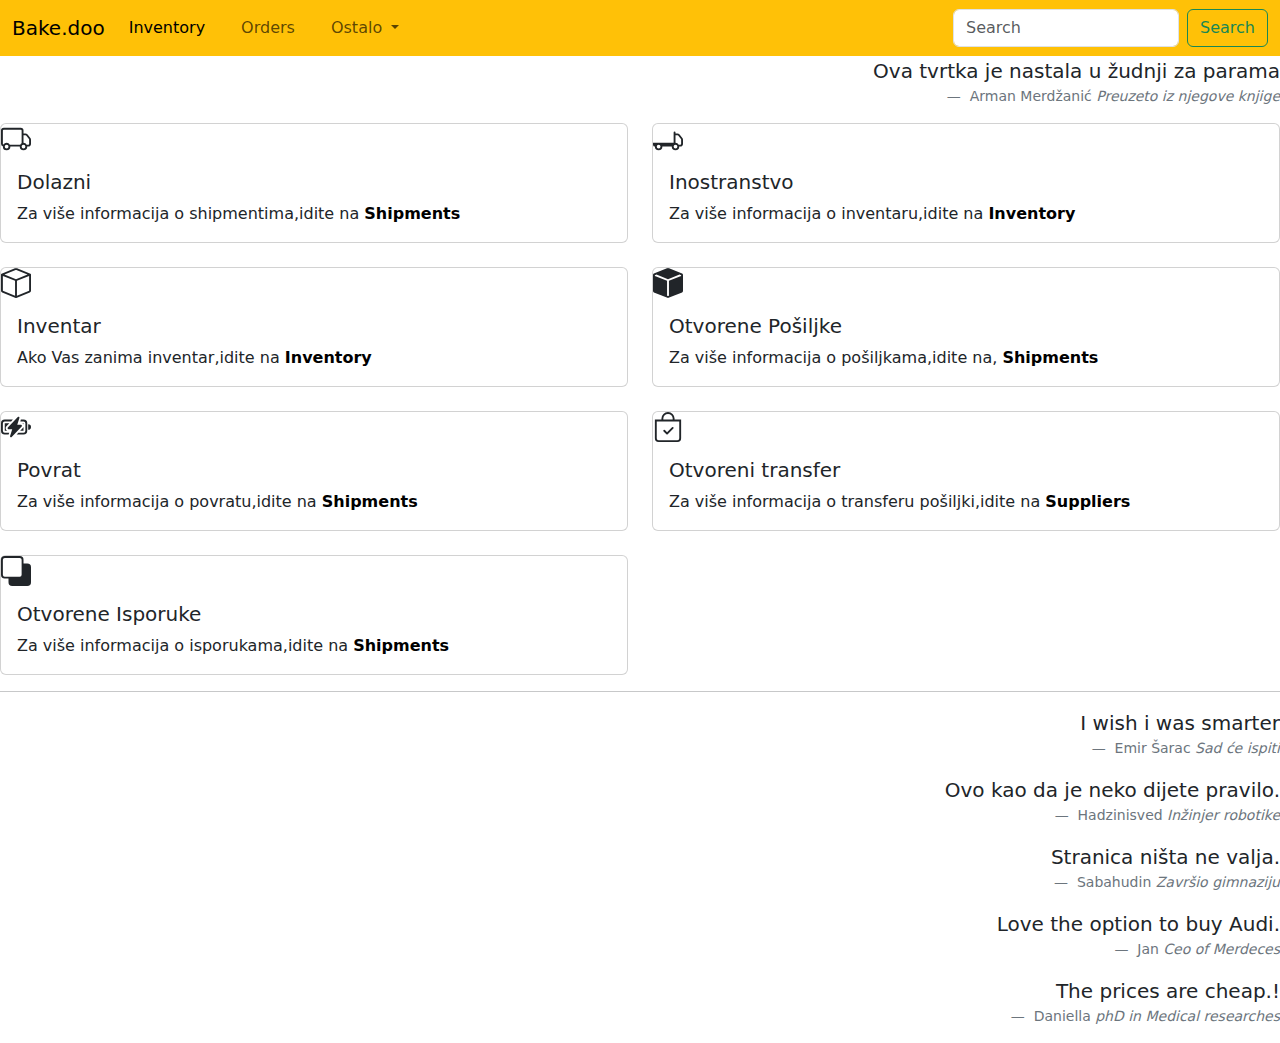
<file: html/index.html>
<!DOCTYPE html>
<html lang="en">
  <head>
    <meta charset="UTF-8" />
    <meta name="viewport" content="width=device-width, initial-scale=1.0" />
    <title>Skladište Vozila</title>
    <link rel="stylesheet" href="/style.css">
    <link
      href="https://cdn.jsdelivr.net/npm/bootstrap@5.3.3/dist/css/bootstrap.min.css"
      rel="stylesheet"
      integrity="sha384-QWTKZyjpPEjISv5WaRU9OFeRpok6YctnYmDr5pNlyT2bRjXh0JMhjY6hW+ALEwIH"
      crossorigin="anonymous"
    />
    <script
      src="https://cdn.jsdelivr.net/npm/bootstrap@5.3.3/dist/js/bootstrap.bundle.min.js"
      integrity="sha384-YvpcrYf0tY3lHB60NNkmXc5s9fDVZLESaAA55NDzOxhy9GkcIdslK1eN7N6jIeHz"
      crossorigin="anonymous"
    ></script>
  </head>
  <body>
    <header>
      <nav class="navbar navbar-expand-lg bg-warning">
        <div class="container-fluid">
          <a class="navbar-brand" href="/html/index.html">Bake.doo</a>
          <button
            class="navbar-toggler"
            type="button"
            data-bs-toggle="collapse"
            data-bs-target="#navbarSupportedContent"
            aria-controls="navbarSupportedContent"
            aria-expanded="false"
            aria-label="Toggle navigation"
          >
            <span class="navbar-toggler-icon"></span>
          </button>
          <div class="collapse navbar-collapse" id="navbarSupportedContent">
            <ul class="navbar-nav me-auto mb-2 mb-lg-0">
              <li class="nav-item">
                <a
                  class="nav-link active"
                  aria-current="page"
                  href="/html/inventory.html"
                  >Inventory</a
                >
              </li>
              <li class="nav-item">
                <a class="nav-link" href="/html/orders.html">Orders</a>
              </li>
              <li class="nav-item dropdown">
                <a
                  class="nav-link dropdown-toggle"
                  href="#"
                  role="button"
                  data-bs-toggle="dropdown"
                  aria-expanded="false"
                >
                  Ostalo
                </a>
                <ul class="dropdown-menu">
                  <li>
                    <a class="dropdown-item" href="/html/shipments.html"
                      >Shipments</a
                    >
                  </li>
                  <li>
                    <a class="dropdown-item" href="/html/suppliers.html"
                      >Suppliers</a
                    >
                  </li>
                  <li><hr class="dropdown-divider" /></li>
                  <li>
                    <a class="dropdown-item" href="/html/about.html"
                      >About Us</a
                    >
                  </li>
                  <li>
                    <a class="dropdown-item" href="/html/prices.html"
                      >Prices</a
                    >
                  </li>
                </ul>
              </li>
            </ul>
            <form class="d-flex" role="search">
              <input
                class="form-control me-2"
                type="search"
                placeholder="Search"
                aria-label="Search"
              />
              <button class="btn btn-outline-success" type="submit">
                Search
              </button>
            </form>
          </div>
        </div>
      </nav>
    </header>
    <main>
      <figure class="text-end">
        <blockquote class="blockquote">
          <p>Ova tvrtka je nastala u žudnji za parama</p>
        </blockquote>
        <figcaption class="blockquote-footer">
          Arman Merdžanić
          <cite title="Source Title">Preuzeto iz njegove knjige</cite>
        </figcaption>
      </figure>
      <section class="kartica">
        <div class="row row-cols-1 row-cols-md-2 g-4">
          <div class="col">
            <div class="card">
              <svg
                xmlns="http://www.w3.org/2000/svg"
                width="30"
                height="30"
                fill="currentColor"
                class="bi bi-truck"
                viewBox="0 0 16 16"
              >
                <path
                  d="M0 3.5A1.5 1.5 0 0 1 1.5 2h9A1.5 1.5 0 0 1 12 3.5V5h1.02a1.5 1.5 0 0 1 1.17.563l1.481 1.85a1.5 1.5 0 0 1 .329.938V10.5a1.5 1.5 0 0 1-1.5 1.5H14a2 2 0 1 1-4 0H5a2 2 0 1 1-3.998-.085A1.5 1.5 0 0 1 0 10.5zm1.294 7.456A2 2 0 0 1 4.732 11h5.536a2 2 0 0 1 .732-.732V3.5a.5.5 0 0 0-.5-.5h-9a.5.5 0 0 0-.5.5v7a.5.5 0 0 0 .294.456M12 10a2 2 0 0 1 1.732 1h.768a.5.5 0 0 0 .5-.5V8.35a.5.5 0 0 0-.11-.312l-1.48-1.85A.5.5 0 0 0 13.02 6H12zm-9 1a1 1 0 1 0 0 2 1 1 0 0 0 0-2m9 0a1 1 0 1 0 0 2 1 1 0 0 0 0-2"
                />
              </svg>
              <div class="card-body">
                <h5 class="card-title">Dolazni</h5>
                <p class="card-text">Za više informacija o shipmentima,idite na
                 <a class="href" href="/html/shipments.html">Shipments</a>
                </p>
              </div>
            </div>
          </div>
          <div class="col">
            <div class="card">
              <svg
                xmlns="http://www.w3.org/2000/svg"
                width="30"
                height="30"
                fill="currentColor"
                class="bi bi-truck-flatbed"
                viewBox="0 0 16 16"
              >
                <path
                  d="M11.5 4a.5.5 0 0 1 .5.5V5h1.02a1.5 1.5 0 0 1 1.17.563l1.481 1.85a1.5 1.5 0 0 1 .329.938V10.5a1.5 1.5 0 0 1-1.5 1.5H14a2 2 0 1 1-4 0H5a2 2 0 1 1-4 0 1 1 0 0 1-1-1v-1h11V4.5a.5.5 0 0 1 .5-.5M3 11a1 1 0 1 0 0 2 1 1 0 0 0 0-2m9 0a1 1 0 1 0 0 2 1 1 0 0 0 0-2m1.732 0h.768a.5.5 0 0 0 .5-.5V8.35a.5.5 0 0 0-.11-.312l-1.48-1.85A.5.5 0 0 0 13.02 6H12v4a2 2 0 0 1 1.732 1"
                />
              </svg>
              <div class="card-body">
                <h5 class="card-title">Inostranstvo</h5>
                <p class="card-text">Za više informacija o inventaru,idite na
                  <a class="href" href="/html/inventory.html">Inventory</a>
                </p>
              </div>
            </div>
          </div>
          <div class="col">
            <div class="card">
              <svg
                xmlns="http://www.w3.org/2000/svg"
                width="30"
                height="30"
                fill="currentColor"
                class="bi bi-box"
                viewBox="0 0 16 16"
              >
                <path
                  d="M8.186 1.113a.5.5 0 0 0-.372 0L1.846 3.5 8 5.961 14.154 3.5zM15 4.239l-6.5 2.6v7.922l6.5-2.6V4.24zM7.5 14.762V6.838L1 4.239v7.923zM7.443.184a1.5 1.5 0 0 1 1.114 0l7.129 2.852A.5.5 0 0 1 16 3.5v8.662a1 1 0 0 1-.629.928l-7.185 2.874a.5.5 0 0 1-.372 0L.63 13.09a1 1 0 0 1-.63-.928V3.5a.5.5 0 0 1 .314-.464z"
                />
              </svg>
              <div class="card-body">
                <h5 class="card-title">Inventar</h5>
                <p class="card-text">Ako Vas zanima inventar,idite na
                 <a class="href" href="/html/inventory.html">Inventory</a>
                </p>
              </div>
            </div>
          </div>
          <div class="col">
            <div class="card">
              <svg
                xmlns="http://www.w3.org/2000/svg"
                width="30"
                height="30"
                fill="currentColor"
                class="bi bi-box-fill"
                viewBox="0 0 16 16"
              >
                <path
                  fill-rule="evenodd"
                  d="M15.528 2.973a.75.75 0 0 1 .472.696v8.662a.75.75 0 0 1-.472.696l-7.25 2.9a.75.75 0 0 1-.557 0l-7.25-2.9A.75.75 0 0 1 0 12.331V3.669a.75.75 0 0 1 .471-.696L7.443.184l.004-.001.274-.11a.75.75 0 0 1 .558 0l.274.11.004.001zm-1.374.527L8 5.962 1.846 3.5 1 3.839v.4l6.5 2.6v7.922l.5.2.5-.2V6.84l6.5-2.6v-.4l-.846-.339Z"
                />
              </svg>
              <div class="card-body">
                <h5 class="card-title">Otvorene Pošiljke</h5>
                <p class="card-text">Za više informacija o pošiljkama,idite na,
                  <a class="href" href="/html/shipments.html">Shipments</a>
                </p>
              </div>
            </div>
          </div>
          <div class="col">
            <div class="card">
              <svg xmlns="http://www.w3.org/2000/svg"  width="30"
              height="30" fill="currentColor" class="bi bi-battery-charging" viewBox="0 0 16 16">
                <path d="M9.585 2.568a.5.5 0 0 1 .226.58L8.677 6.832h1.99a.5.5 0 0 1 .364.843l-5.334 5.667a.5.5 0 0 1-.842-.49L5.99 9.167H4a.5.5 0 0 1-.364-.843l5.333-5.667a.5.5 0 0 1 .616-.09z"/>
                <path d="M2 4h4.332l-.94 1H2a1 1 0 0 0-1 1v4a1 1 0 0 0 1 1h2.38l-.308 1H2a2 2 0 0 1-2-2V6a2 2 0 0 1 2-2"/>
                <path d="M2 6h2.45L2.908 7.639A1.5 1.5 0 0 0 3.313 10H2zm8.595-2-.308 1H12a1 1 0 0 1 1 1v4a1 1 0 0 1-1 1H9.276l-.942 1H12a2 2 0 0 0 2-2V6a2 2 0 0 0-2-2z"/>
                <path d="M12 10h-1.783l1.542-1.639q.146-.156.241-.34zm0-3.354V6h-.646a1.5 1.5 0 0 1 .646.646M16 8a1.5 1.5 0 0 1-1.5 1.5v-3A1.5 1.5 0 0 1 16 8"/>
              </svg>
              </svg>
              <div class="card-body">
                <h5 class="card-title">Povrat</h5>
                <p class="card-text">Za više informacija o povratu,idite na
                <a class="href" href="/html/shipments.html">Shipments</a>
                </p>
              </div>
            </div>
          </div>
          <div class="col">
            <div class="card">
              <svg xmlns="http://www.w3.org/2000/svg"   width="30"
              height="30" fill="currentColor" class="bi bi-bag-check" viewBox="0 0 16 16">
                <path fill-rule="evenodd" d="M10.854 8.146a.5.5 0 0 1 0 .708l-3 3a.5.5 0 0 1-.708 0l-1.5-1.5a.5.5 0 0 1 .708-.708L7.5 10.793l2.646-2.647a.5.5 0 0 1 .708 0"/>
                <path d="M8 1a2.5 2.5 0 0 1 2.5 2.5V4h-5v-.5A2.5 2.5 0 0 1 8 1m3.5 3v-.5a3.5 3.5 0 1 0-7 0V4H1v10a2 2 0 0 0 2 2h10a2 2 0 0 0 2-2V4zM2 5h12v9a1 1 0 0 1-1 1H3a1 1 0 0 1-1-1z"/>
              </svg>
              <div class="card-body">
                <h5 class="card-title">Otvoreni transfer</h5>
                <p class="card-text">Za više informacija o transferu pošiljki,idite na
                  <a class="href" href="/html/suppliers.html">Suppliers</a>
                </p>
              </div>
            </div>
          </div>
          <div class="col">
            <div class="card">
              <svg xmlns="http://www.w3.org/2000/svg"   width="30"
              height="30" fill="currentColor" class="bi bi-back" viewBox="0 0 16 16">
                <path d="M0 2a2 2 0 0 1 2-2h8a2 2 0 0 1 2 2v2h2a2 2 0 0 1 2 2v8a2 2 0 0 1-2 2H6a2 2 0 0 1-2-2v-2H2a2 2 0 0 1-2-2zm2-1a1 1 0 0 0-1 1v8a1 1 0 0 0 1 1h8a1 1 0 0 0 1-1V2a1 1 0 0 0-1-1z"/>
              </svg>
              <div class="card-body">
                <h5 class="card-title">Otvorene Isporuke</h5>
                <p class="card-text">Za više informacija o isporukama,idite na
                  <a class="href" href="/html/shipments.html">Shipments</a>
                </p>
              </div>
            </div>
          </div>
        </div>
      </section>
    </main>
    <hr>
    <figure class="text-end">
      <blockquote class="blockquote">
        <p>I wish i was smarter</p>
      </blockquote>
      <figcaption class="blockquote-footer">
        Emir Šarac
        <cite title="Source Title">Sad će ispiti</cite>
      </figcaption>
    </figure>
    <section class="user-exp">
      <section>
        <figure class="text-end">
            <blockquote class="blockquote">
              <p>Ovo kao da je neko dijete pravilo.</p>
            </blockquote>
            <figcaption class="blockquote-footer">
              Hadzinisved 
              <cite title="Source Title">Inžinjer robotike</cite>
            </figcaption>
          </figure>
    </section>
    <section>
      <figure class="text-end">
          <blockquote class="blockquote">
            <p>Stranica ništa ne valja.</p>
          </blockquote>
          <figcaption class="blockquote-footer">
          Sabahudin
            <cite title="Source Title">Završio gimnaziju</cite>
          </figcaption>
        </figure>
  </section>
  <section>
    <figure class="text-end">
        <blockquote class="blockquote">
          <p>Love the option to buy Audi.</p>
        </blockquote>
        <figcaption class="blockquote-footer">
          Jan
          <cite title="Source Title">Ceo of Merdeces</cite>
        </figcaption>
      </figure>
  </section>
  <section>
    <figure class="text-end">
        <blockquote class="blockquote">
          <p>The prices are cheap.!</p>
        </blockquote>
        <figcaption class="blockquote-footer">
         Daniella
          <cite title="Source Title">phD in Medical researches</cite>
        </figcaption>
      </figure>
  </section>
    </section>
  </body>
</html>
</file>
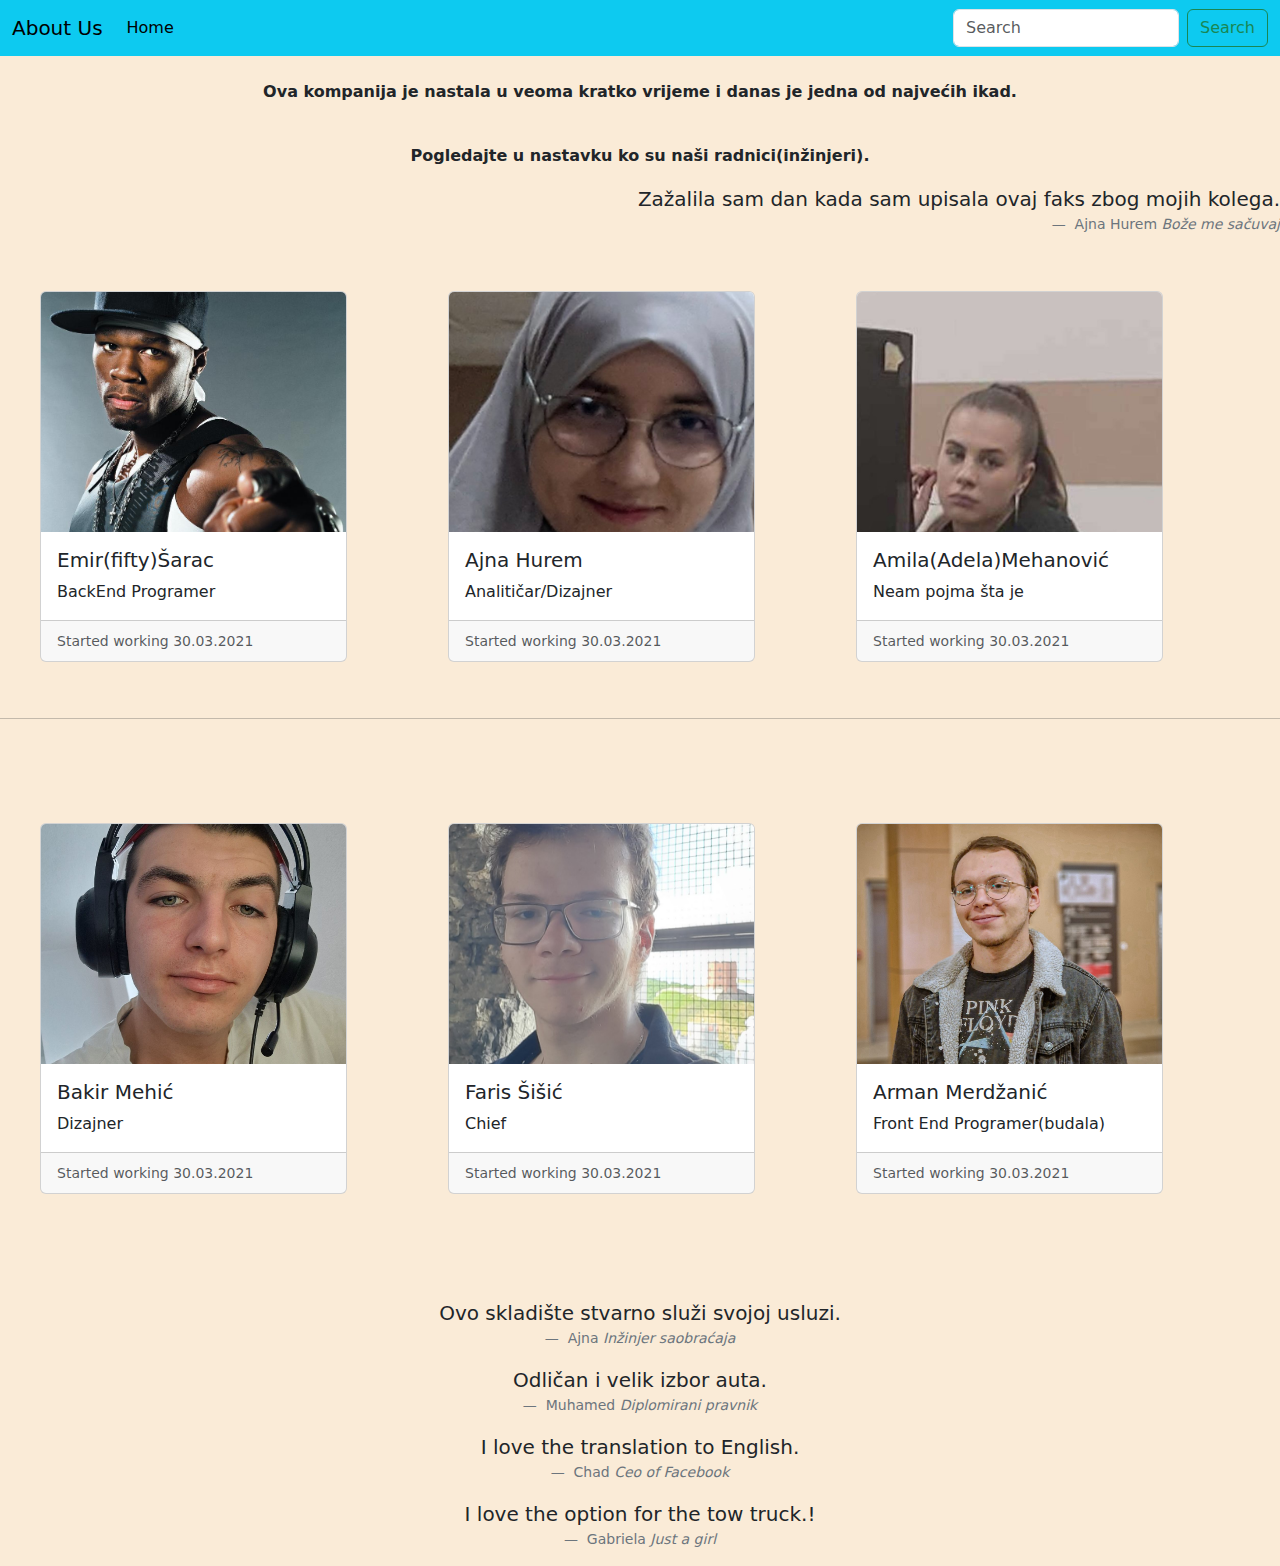
<file: html/about.html>
<!DOCTYPE html>
<html lang="en">
  <head>
    <meta charset="UTF-8" />
    <meta name="viewport" content="width=device-width, initial-scale=1.0" />
    <title>About</title>
    <link rel="stylesheet" href="/shipments.css" />
    <link
      href="https://cdn.jsdelivr.net/npm/bootstrap@5.3.3/dist/css/bootstrap.min.css"
      rel="stylesheet"
      integrity="sha384-QWTKZyjpPEjISv5WaRU9OFeRpok6YctnYmDr5pNlyT2bRjXh0JMhjY6hW+ALEwIH"
      crossorigin="anonymous"
    />
    <script
      src="https://cdn.jsdelivr.net/npm/bootstrap@5.3.3/dist/js/bootstrap.bundle.min.js"
      integrity="sha384-YvpcrYf0tY3lHB60NNkmXc5s9fDVZLESaAA55NDzOxhy9GkcIdslK1eN7N6jIeHz"
      crossorigin="anonymous"
    ></script>
  </head>
  <body class="body">
    <section>
      <nav class="navbar navbar-expand-lg bg-info">
        <div class="container-fluid">
          <a class="navbar-brand" href="/html/about.html">About Us</a>
          <button
            class="navbar-toggler"
            type="button"
            data-bs-toggle="collapse"
            data-bs-target="#navbarSupportedContent"
            aria-controls="navbarSupportedContent"
            aria-expanded="false"
            aria-label="Toggle navigation"
          >
            <span class="navbar-toggler-icon"></span>
          </button>
          <div class="collapse navbar-collapse" id="navbarSupportedContent">
            <ul class="navbar-nav me-auto mb-2 mb-lg-0">
              <li class="nav-item">
                <a
                  class="nav-link active"
                  aria-current="page"
                  href="/html/index.html"
                  >Home</a
                >
              </li>
            </ul>
            <form class="d-flex" role="search">
              <input
                class="form-control me-2"
                type="search"
                placeholder="Search"
                aria-label="Search"
              />
              <button class="btn btn-outline-success" type="submit">
                Search
              </button>
            </form>
          </div>
        </div>
      </nav>
    </section>
    <section>
        <p class="kompanija">Ova kompanija je nastala u veoma kratko vrijeme i danas je jedna od najvećih ikad.</p>
        <p class="kompanija">Pogledajte u nastavku ko su naši radnici(inžinjeri).</p>
    </section>
    <section>
        <figure class="text-end">
            <blockquote class="blockquote">
              <p>Zažalila sam dan kada sam upisala ovaj faks zbog mojih kolega.</p>
            </blockquote>
            <figcaption class="blockquote-footer">
              Ajna Hurem
              <cite title="Source Title">Bože me sačuvaj</cite>
            </figcaption>
          </figure>
    </section>
    <main class="main">
      <div class="row row-cols-1 row-cols-md-3 g-4">
        <div class="col">
          <div class="card h-100">
            <img src="/pictures/50cent.jfif" class="card-img-top" alt="..." />
            <div class="card-body">
              <h5 class="card-title">Emir(fifty)Šarac</h5>
              <p class="card-text">
               BackEnd Programer
              </p>
            </div>
            <div class="card-footer">
              <small class="text-body-secondary">Started working 30.03.2021</small>
            </div>
          </div>
        </div>
        <div class="col">
          <div class="card h-100">
            <img src="/pictures/Ajna.jpg" class="card-img-top" alt="..." />
            <div class="card-body">
              <h5 class="card-title">Ajna Hurem</h5>
              <p class="card-text">
               Analitičar/Dizajner
              </p>
            </div>
            <div class="card-footer">
              <small class="text-body-secondary">Started working 30.03.2021</small>
            </div>
          </div>
        </div>
        <div class="col">
          <div class="card h-100">
            <img src="/pictures/Amila.jpg" class="card-img-top" alt="..." />
            <div class="card-body">
              <h5 class="card-title">Amila(Adela)Mehanović</h5>
              <p class="card-text">
               Neam pojma šta je
              </p>
            </div>
            <div class="card-footer">
              <small class="text-body-secondary">Started working 30.03.2021</small>
            </div>
          </div>
        </div>
      </div>
    </main>
    <hr>
    <section class="main">
        <div class="row row-cols-1 row-cols-md-3 g-4">
            <div class="col">
              <div class="card h-100">
                <img src="/pictures/Bakee.jpg" class="card-img-top" alt="..." />
                <div class="card-body">
                  <h5 class="card-title">Bakir Mehić</h5>
                  <p class="card-text">
                   Dizajner
                  </p>
                </div>
                <div class="card-footer">
                  <small class="text-body-secondary">Started working 30.03.2021</small>
                </div>
              </div>
            </div>
            <div class="col">
              <div class="card h-100">
                <img src="/pictures/Fare.jpg" class="card-img-top" alt="..." />
                <div class="card-body">
                  <h5 class="card-title">Faris Šišić</h5>
                  <p class="card-text">
                 Chief
                  </p>
                </div>
                <div class="card-footer">
                  <small class="text-body-secondary">Started working 30.03.2021</small>
                </div>
              </div>
            </div>
            <div class="col">
              <div class="card h-100">
                <img src="/pictures/Maki.jpg" class="card-img-top" alt="..." />
                <div class="card-body">
                  <h5 class="card-title">Arman Merdžanić</h5>
                  <p class="card-text">
                  Front End Programer(budala)
                  </p>
                </div>
                <div class="card-footer">
                  <small class="text-body-secondary">Started working 30.03.2021</small>
                </div>
              </div>
            </div>
          </div>
    </section>
    <section class="user-exp">
      <section>
        <figure class="text-end">
            <blockquote class="blockquote">
              <p>Ovo skladište stvarno služi svojoj usluzi.</p>
            </blockquote>
            <figcaption class="blockquote-footer">
              Ajna 
              <cite title="Source Title">Inžinjer saobraćaja</cite>
            </figcaption>
          </figure>
    </section>
    <section>
      <figure class="text-end">
          <blockquote class="blockquote">
            <p>Odličan i velik izbor auta.</p>
          </blockquote>
          <figcaption class="blockquote-footer">
           Muhamed
            <cite title="Source Title">Diplomirani pravnik</cite>
          </figcaption>
        </figure>
  </section>
  <section>
    <figure class="text-end">
        <blockquote class="blockquote">
          <p>I love the translation to English.</p>
        </blockquote>
        <figcaption class="blockquote-footer">
          Chad
          <cite title="Source Title">Ceo of Facebook</cite>
        </figcaption>
      </figure>
  </section>
  <section>
    <figure class="text-end">
        <blockquote class="blockquote">
          <p>I love the option for the tow truck.!</p>
        </blockquote>
        <figcaption class="blockquote-footer">
         Gabriela
          <cite title="Source Title">Just a girl</cite>
        </figcaption>
      </figure>
  </section>
    </section>
  </body>
</html>
</file>
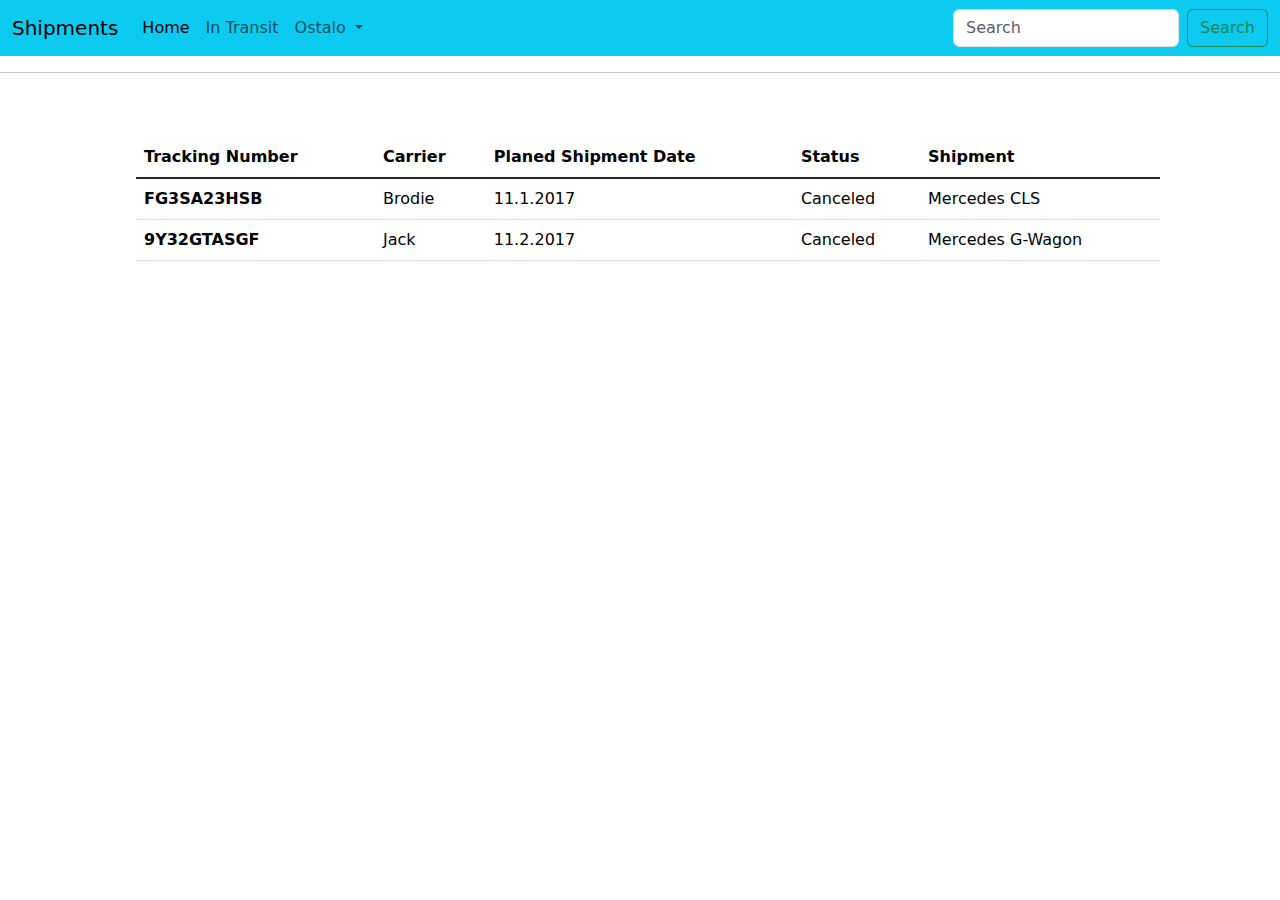
<file: html/canceled.html>
<!DOCTYPE html>
<html lang="en">
<head>
    <meta charset="UTF-8">
    <meta name="viewport" content="width=device-width, initial-scale=1.0">
    <link rel="stylesheet" href="/shipments.css">
    <link
      href="https://cdn.jsdelivr.net/npm/bootstrap@5.3.3/dist/css/bootstrap.min.css"
      rel="stylesheet"
      integrity="sha384-QWTKZyjpPEjISv5WaRU9OFeRpok6YctnYmDr5pNlyT2bRjXh0JMhjY6hW+ALEwIH"
      crossorigin="anonymous"
    />
    <script
      src="https://cdn.jsdelivr.net/npm/bootstrap@5.3.3/dist/js/bootstrap.bundle.min.js"
      integrity="sha384-YvpcrYf0tY3lHB60NNkmXc5s9fDVZLESaAA55NDzOxhy9GkcIdslK1eN7N6jIeHz"
      crossorigin="anonymous"
    ></script>
    <title>Canceled</title>
</head>
<body>
    <nav class="navbar navbar-expand-lg bg-info">
        <div class="container-fluid">
          <a class="navbar-brand" href="/html/shipments.html">Shipments</a>
          <button
            class="navbar-toggler"
            type="button"
            data-bs-toggle="collapse"
            data-bs-target="#navbarSupportedContent"
            aria-controls="navbarSupportedContent"
            aria-expanded="false"
            aria-label="Toggle navigation"
          >
            <span class="navbar-toggler-icon"></span>
          </button>
          <div class="collapse navbar-collapse" id="navbarSupportedContent">
            <ul class="navbar-nav me-auto mb-2 mb-lg-0">
              <li class="nav-item">
                <a class="nav-link active" aria-current="page" href="/html/index.html">Home</a>
              </li>
              <li class="nav-item">
                <a class="nav-link" href="/html/transit.html">In Transit</a>
              </li>
              <li class="nav-item dropdown">
                <a
                  class="nav-link dropdown-toggle"
                  href="#"
                  role="button"
                  data-bs-toggle="dropdown"
                  aria-expanded="false"
                >
                Ostalo
                </a>
                <ul class="dropdown-menu">
                  <li><a class="dropdown-item" href="/html/pending.html">Pending</a></li>
                  <li><a class="dropdown-item" href="/html/delivered.html">Delivered</a></li>
                  <li>
                    <a class="dropdown-item" href="/html/canceled.html">Canceled</a>
                  </li>
                  <li>
                    <a class="dropdown-item" href="/html/returned.html">Returned</a>
                  </li>
                </ul>
              </li>
            </ul>
            <form class="d-flex" role="search">
              <input
                class="form-control me-2"
                type="search"
                placeholder="Search"
                aria-label="Search"
              />
              <button class="btn btn-outline-success" type="submit">
                Search
              </button>
            </form>
          </div>
        </div>
      </nav>
      <main>
        <hr>
        <section class="tabela">
          <table class="table">
            <thead>
              <tr>
                <th scope="col">Tracking Number</th>
                <th scope="col">Carrier</th>
                <th scope="col">Planed Shipment Date</th>
                <th scope="col">Status</th>
                <th scope="col">Shipment</th>
              </tr>
            </thead>
            <tbody class="table-group-divider">
              
            </tbody>
          </table>
        </section>
      </main>
      <script src="/rugged_back_end/data.js"></script>
      <script src="/rugged_back_end/canceled.js"></script>
</body>
</html>
</file>
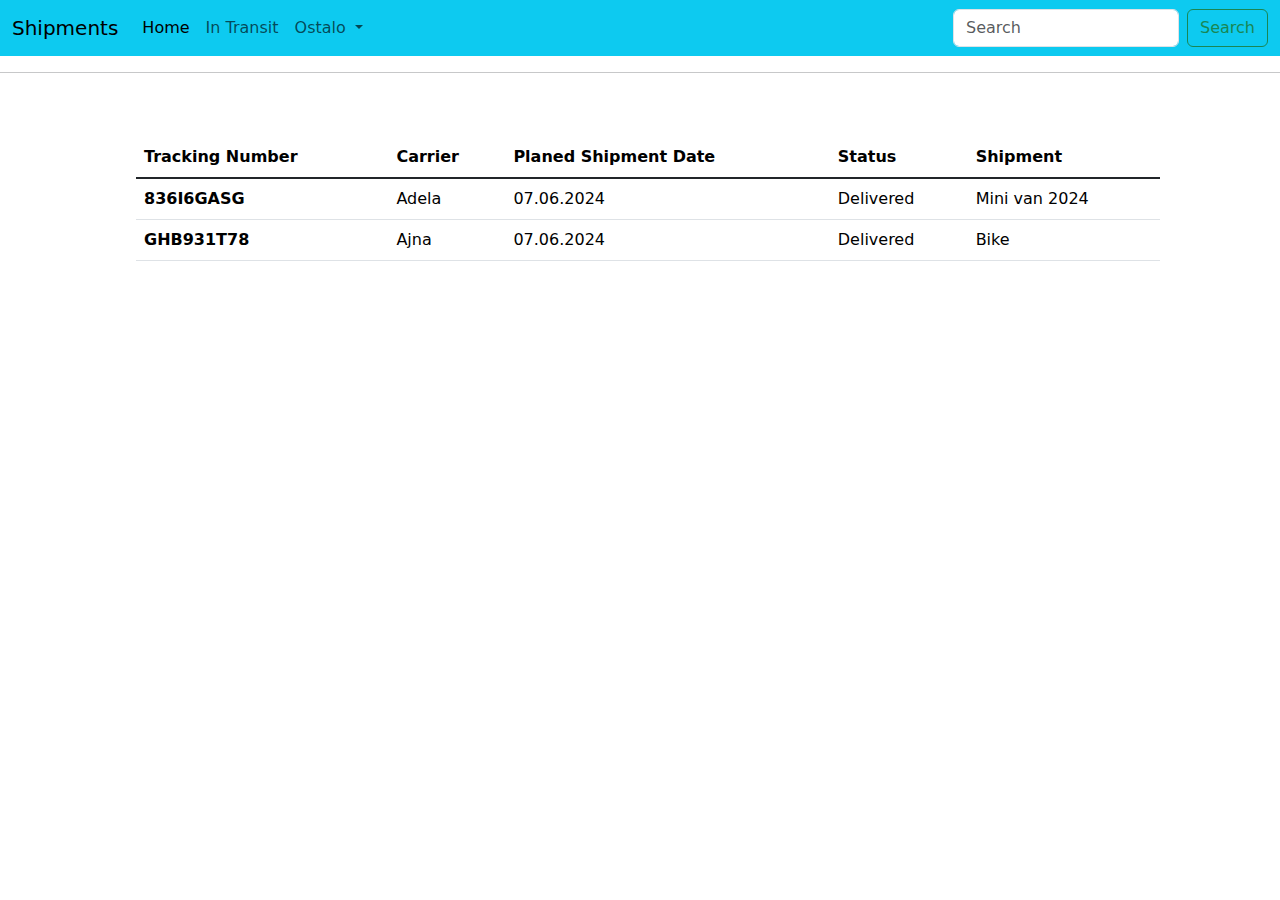
<file: html/delivered.html>
<!DOCTYPE html>
<html lang="en">
<head>
    <meta charset="UTF-8">
    <meta name="viewport" content="width=device-width, initial-scale=1.0">
    <link rel="stylesheet" href="/shipments.css">
    <link
      href="https://cdn.jsdelivr.net/npm/bootstrap@5.3.3/dist/css/bootstrap.min.css"
      rel="stylesheet"
      integrity="sha384-QWTKZyjpPEjISv5WaRU9OFeRpok6YctnYmDr5pNlyT2bRjXh0JMhjY6hW+ALEwIH"
      crossorigin="anonymous"
    />
    <script
      src="https://cdn.jsdelivr.net/npm/bootstrap@5.3.3/dist/js/bootstrap.bundle.min.js"
      integrity="sha384-YvpcrYf0tY3lHB60NNkmXc5s9fDVZLESaAA55NDzOxhy9GkcIdslK1eN7N6jIeHz"
      crossorigin="anonymous"
    ></script>
    <title>Delivered</title>
</head>
<body>
    <nav class="navbar navbar-expand-lg bg-info">
        <div class="container-fluid">
          <a class="navbar-brand" href="/html/shipments.html">Shipments</a>
          <button
            class="navbar-toggler"
            type="button"
            data-bs-toggle="collapse"
            data-bs-target="#navbarSupportedContent"
            aria-controls="navbarSupportedContent"
            aria-expanded="false"
            aria-label="Toggle navigation"
          >
            <span class="navbar-toggler-icon"></span>
          </button>
          <div class="collapse navbar-collapse" id="navbarSupportedContent">
            <ul class="navbar-nav me-auto mb-2 mb-lg-0">
              <li class="nav-item">
                <a class="nav-link active" aria-current="page" href="/html/index.html">Home</a>
              </li>
              <li class="nav-item">
                <a class="nav-link" href="/html/transit.html">In Transit</a>
              </li>
              <li class="nav-item dropdown">
                <a
                  class="nav-link dropdown-toggle"
                  href="#"
                  role="button"
                  data-bs-toggle="dropdown"
                  aria-expanded="false"
                >
                Ostalo
                </a>
                <ul class="dropdown-menu">
                  <li><a class="dropdown-item" href="/html/pending.html">Pending</a></li>
                  <li><a class="dropdown-item" href="/html/delivered.html">Delivered</a></li>
                  <li>
                    <a class="dropdown-item" href="/html/canceled.html">Canceled</a>
                  </li>
                  <li>
                    <a class="dropdown-item" href="/html/returned.html">Returned</a>
                  </li>
                </ul>
              </li>
            </ul>
            <form class="d-flex" role="search">
              <input
                class="form-control me-2"
                type="search"
                placeholder="Search"
                aria-label="Search"
              />
              <button class="btn btn-outline-success" type="submit">
                Search
              </button>
            </form>
          </div>
        </div>
      </nav>
      <main>
        <hr>
        <section class="tabela">
          <table class="table">
            <thead>
              <tr>
                <th scope="col">Tracking Number</th>
                <th scope="col">Carrier</th>
                <th scope="col">Planed Shipment Date</th>
                <th scope="col">Status</th>
                <th scope="col">Shipment</th>
              </tr>
            </thead>
            <tbody class="table-group-divider">
              
            </tbody>
          </table>
        </section>
      </main>
      <script src="/rugged_back_end/data.js"></script>
      <script src="/rugged_back_end/delivered.js"></script>
</body>
</html>
</file>
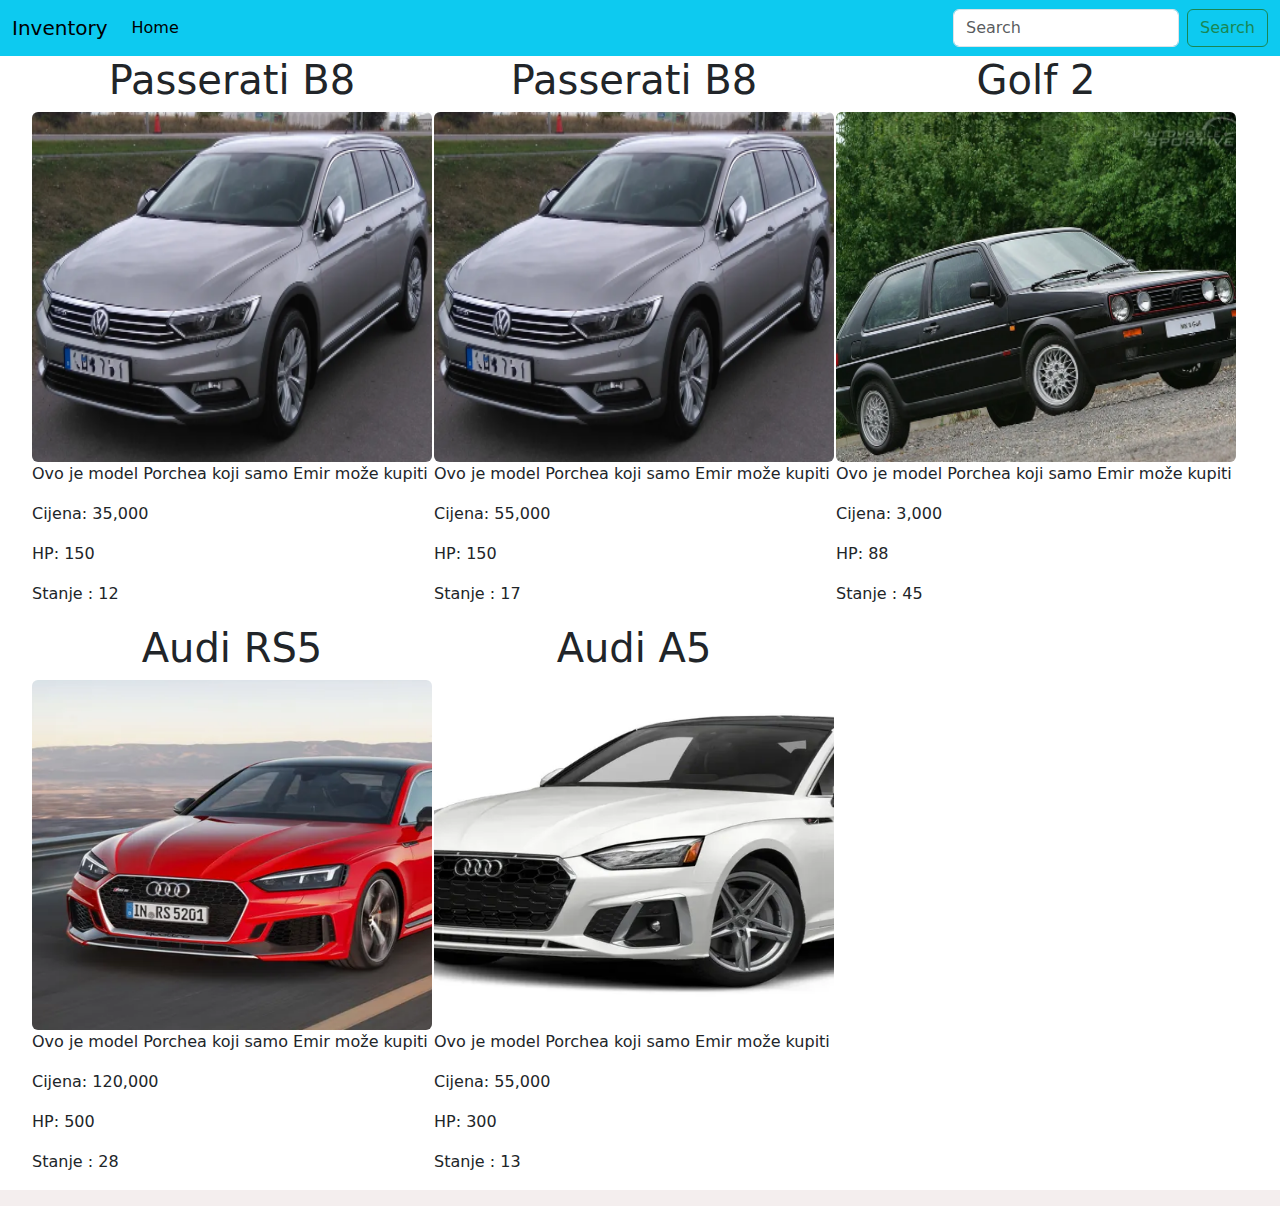
<file: html/inventory.html>
<!DOCTYPE html>
<html lang="en" class="html">

<head>
  <meta charset="UTF-8" />
  <meta name="viewport" content="width=device-width, initial-scale=1.0" />
  <title>Inventory</title>
  <link rel="stylesheet" href="/style.css" />
  <link href="https://cdn.jsdelivr.net/npm/bootstrap@5.3.3/dist/css/bootstrap.min.css" rel="stylesheet"
    integrity="sha384-QWTKZyjpPEjISv5WaRU9OFeRpok6YctnYmDr5pNlyT2bRjXh0JMhjY6hW+ALEwIH" crossorigin="anonymous" />
  <script src="https://cdn.jsdelivr.net/npm/bootstrap@5.3.3/dist/js/bootstrap.bundle.min.js"
    integrity="sha384-YvpcrYf0tY3lHB60NNkmXc5s9fDVZLESaAA55NDzOxhy9GkcIdslK1eN7N6jIeHz"
    crossorigin="anonymous"></script>
</head>

<body>
  <nav class="navbar navbar-expand-lg bg-info">
    <div class="container-fluid">
      <a class="navbar-brand" href="/html/inventory.html">Inventory</a>
      <button class="navbar-toggler" type="button" data-bs-toggle="collapse" data-bs-target="#navbarSupportedContent"
        aria-controls="navbarSupportedContent" aria-expanded="false" aria-label="Toggle navigation">
        <span class="navbar-toggler-icon"></span>
      </button>
      <div class="collapse navbar-collapse" id="navbarSupportedContent">
        <ul class="navbar-nav me-auto mb-2 mb-lg-0">
          <li class="nav-item">
            <a class="nav-link active" aria-current="page" href="/html/index.html">Home</a>
          </li>
        </ul>
        <form class="d-flex" role="search">
          <input class="form-control me-2" type="search" placeholder="Search" aria-label="Search" />
          <button class="btn btn-outline-success" type="submit">
            Search
          </button>
        </form>
      </div>
    </div>
  </nav>
  <section class="tranzicija">
    <ul class="auta">

    </ul>
  </section>
  <script src="/rugged_back_end/data.js"></script>
  <script src="/rugged_back_end/inventory.js"></script>
</body>

</html>
</file>
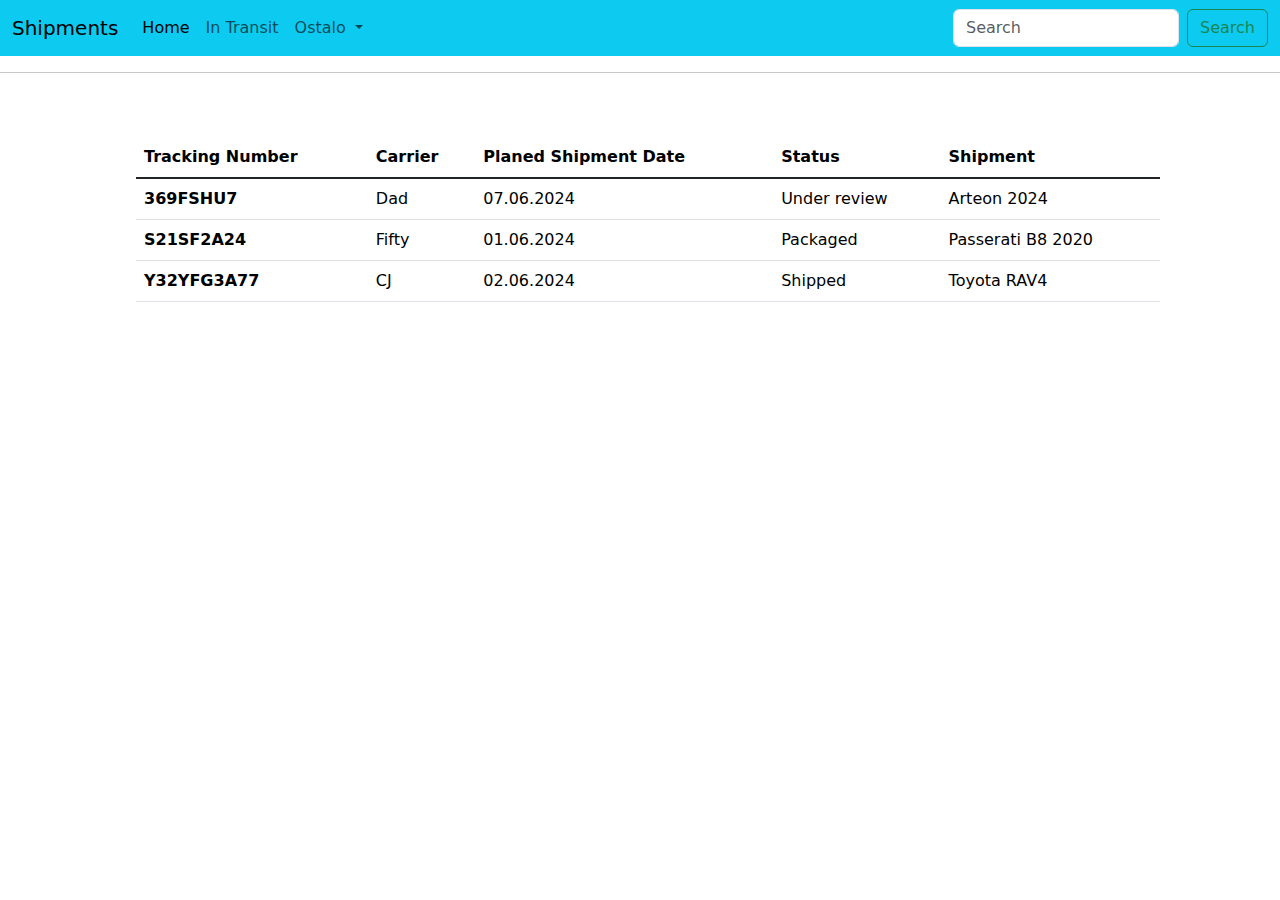
<file: html/orders.html>
<!DOCTYPE html>
<html lang="en">
  <head>
    <meta charset="UTF-8" />
    <meta name="viewport" content="width=device-width, initial-scale=1.0" />
    <link rel="stylesheet" href="/shipments.css">
    <link
      href="https://cdn.jsdelivr.net/npm/bootstrap@5.3.3/dist/css/bootstrap.min.css"
      rel="stylesheet"
      integrity="sha384-QWTKZyjpPEjISv5WaRU9OFeRpok6YctnYmDr5pNlyT2bRjXh0JMhjY6hW+ALEwIH"
      crossorigin="anonymous"
    />
    <script
      src="https://cdn.jsdelivr.net/npm/bootstrap@5.3.3/dist/js/bootstrap.bundle.min.js"
      integrity="sha384-YvpcrYf0tY3lHB60NNkmXc5s9fDVZLESaAA55NDzOxhy9GkcIdslK1eN7N6jIeHz"
      crossorigin="anonymous"
    ></script>
    <title>Orders</title>
  </head>
  <body>
    <nav class="navbar navbar-expand-lg bg-info">
      <div class="container-fluid">
        <a class="navbar-brand" href="/html/shipments.html">Shipments</a>
        <button
          class="navbar-toggler"
          type="button"
          data-bs-toggle="collapse"
          data-bs-target="#navbarSupportedContent"
          aria-controls="navbarSupportedContent"
          aria-expanded="false"
          aria-label="Toggle navigation"
        >
          <span class="navbar-toggler-icon"></span>
        </button>
        <div class="collapse navbar-collapse" id="navbarSupportedContent">
          <ul class="navbar-nav me-auto mb-2 mb-lg-0">
            <li class="nav-item">
              <a class="nav-link active" aria-current="page" href="/html/index.html">Home</a>
            </li>
            <li class="nav-item">
              <a class="nav-link" href="/html/transit.html">In Transit</a>
            </li>
            <li class="nav-item dropdown">
              <a
                class="nav-link dropdown-toggle"
                href="#"
                role="button"
                data-bs-toggle="dropdown"
                aria-expanded="false"
              >
              Ostalo
              </a>
              <ul class="dropdown-menu">
                <li><a class="dropdown-item" href="/html/pending.html">Pending</a></li>
                <li><a class="dropdown-item" href="/html/delivered.html">Delivered</a></li>
                <li>
                  <a class="dropdown-item" href="/html/canceled.html">Canceled</a>
                </li>
                <li>
                  <a class="dropdown-item" href="/html/returned.html">Returned</a>
                </li>
              </ul>
            </li>
          </ul>
          <form class="d-flex" role="search">
            <input
              class="form-control me-2"
              type="search"
              placeholder="Search"
              aria-label="Search"
            />
            <button class="btn btn-outline-success" type="submit">
              Search
            </button>
          </form>
        </div>
      </div>
    </nav>
    <main>
      <hr>
      <section class="tabela">
        <table class="table">
          <thead>
            <tr>
              <th scope="col">Tracking Number</th>
              <th scope="col">Carrier</th>
              <th scope="col">Planed Shipment Date</th>
              <th scope="col">Status</th>
              <th scope="col">Shipment</th>
            </tr>
          </thead>
          <tbody class="table-group-divider">
            
          </tbody>
        </table>
      </section>
    </main>
    <script src="/rugged_back_end/data.js"></script>
    <script src="/rugged_back_end/pending.js"></script>
  </body>
</html>
</file>
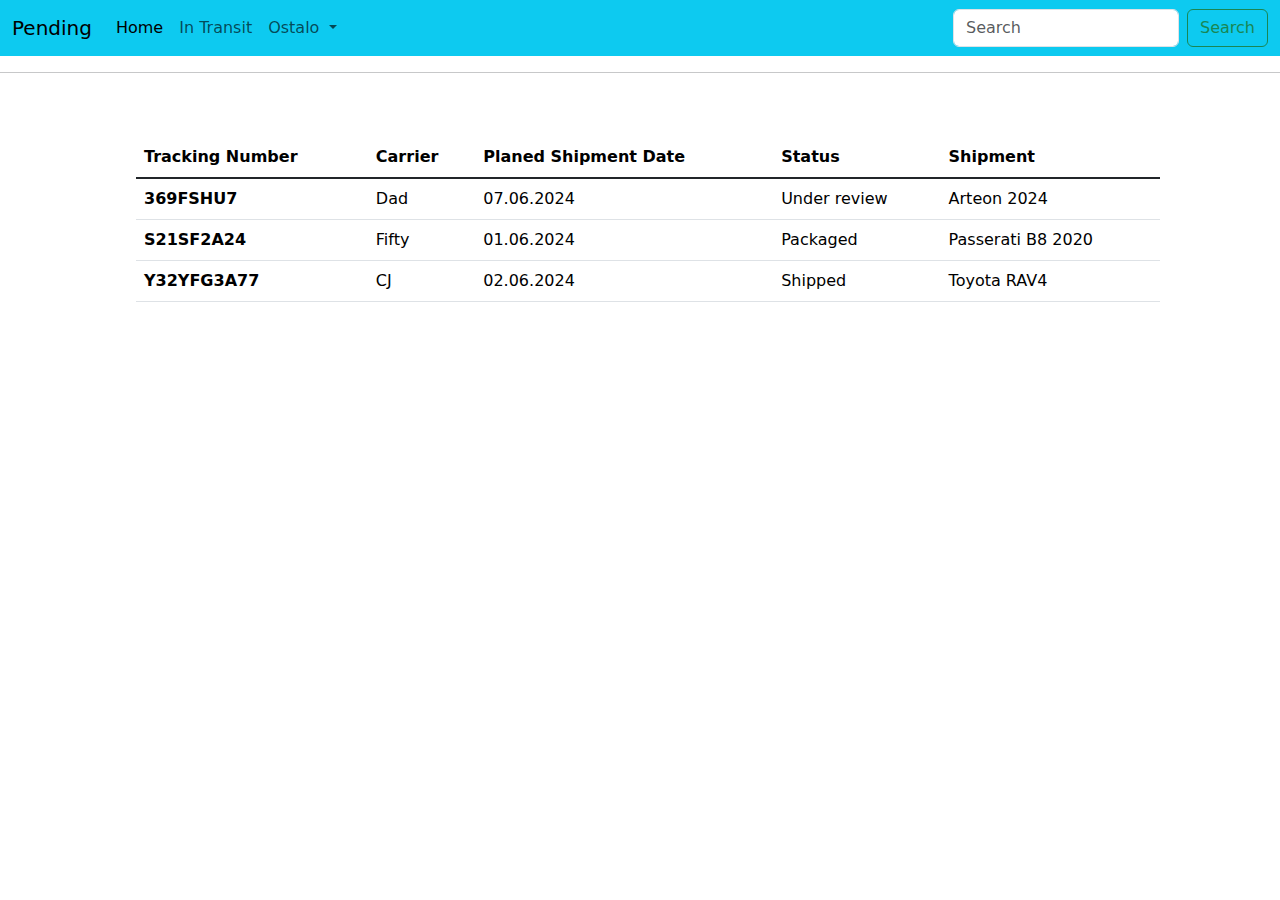
<file: html/pending.html>
<!DOCTYPE html>
<html lang="en">
<head>
    <meta charset="UTF-8">
    <meta name="viewport" content="width=device-width, initial-scale=1.0">
    <link rel="stylesheet" href="/shipments.css">
    <link
      href="https://cdn.jsdelivr.net/npm/bootstrap@5.3.3/dist/css/bootstrap.min.css"
      rel="stylesheet"
      integrity="sha384-QWTKZyjpPEjISv5WaRU9OFeRpok6YctnYmDr5pNlyT2bRjXh0JMhjY6hW+ALEwIH"
      crossorigin="anonymous"
    />
    <script
      src="https://cdn.jsdelivr.net/npm/bootstrap@5.3.3/dist/js/bootstrap.bundle.min.js"
      integrity="sha384-YvpcrYf0tY3lHB60NNkmXc5s9fDVZLESaAA55NDzOxhy9GkcIdslK1eN7N6jIeHz"
      crossorigin="anonymous"
    ></script>
    <title>Pending orders</title>
</head>
<body>
    <nav class="navbar navbar-expand-lg bg-info">
        <div class="container-fluid">
          <a class="navbar-brand" href="/html/shipments.html">Pending</a>
          <button
            class="navbar-toggler"
            type="button"
            data-bs-toggle="collapse"
            data-bs-target="#navbarSupportedContent"
            aria-controls="navbarSupportedContent"
            aria-expanded="false"
            aria-label="Toggle navigation"
          >
            <span class="navbar-toggler-icon"></span>
          </button>
          <div class="collapse navbar-collapse" id="navbarSupportedContent">
            <ul class="navbar-nav me-auto mb-2 mb-lg-0">
              <li class="nav-item">
                <a class="nav-link active" aria-current="page" href="/html/index.html">Home</a>
              </li>
              <li class="nav-item">
                <a class="nav-link" href="/html/transit.html">In Transit</a>
              </li>
              <li class="nav-item dropdown">
                <a
                  class="nav-link dropdown-toggle"
                  href="#"
                  role="button"
                  data-bs-toggle="dropdown"
                  aria-expanded="false"
                >
                Ostalo
                </a>
                <ul class="dropdown-menu">
                  <li><a class="dropdown-item" href="/html/pending.html">Pending</a></li>
                  <li><a class="dropdown-item" href="/html/delivered.html">Delivered</a></li>
                  <li>
                    <a class="dropdown-item" href="/html/canceled.html">Canceled</a>
                  </li>
                  <li>
                    <a class="dropdown-item" href="/html/returned.html">Returned</a>
                  </li>
                </ul>
              </li>
            </ul>
            <form class="d-flex" role="search">
              <input
                class="form-control me-2"
                type="search"
                placeholder="Search"
                aria-label="Search"
              />
              <button class="btn btn-outline-success" type="submit">
                Search
              </button>
            </form>
          </div>
        </div>
      </nav>
      <main>
        <hr>
        <section class="tabela">
          <table class="table">
            <thead>
              <tr>
                <th scope="col">Tracking Number</th>
                <th scope="col">Carrier</th>
                <th scope="col">Planed Shipment Date</th>
                <th scope="col">Status</th>
                <th scope="col">Shipment</th>
              </tr>
            </thead>
            <tbody class="table-group-divider">
              
            </tbody>
          </table>
        </section>
      </main>
      <script src="/rugged_back_end/data.js"></script>
    <script src="/rugged_back_end/pending.js"></script>
</body>
</html>
</file>
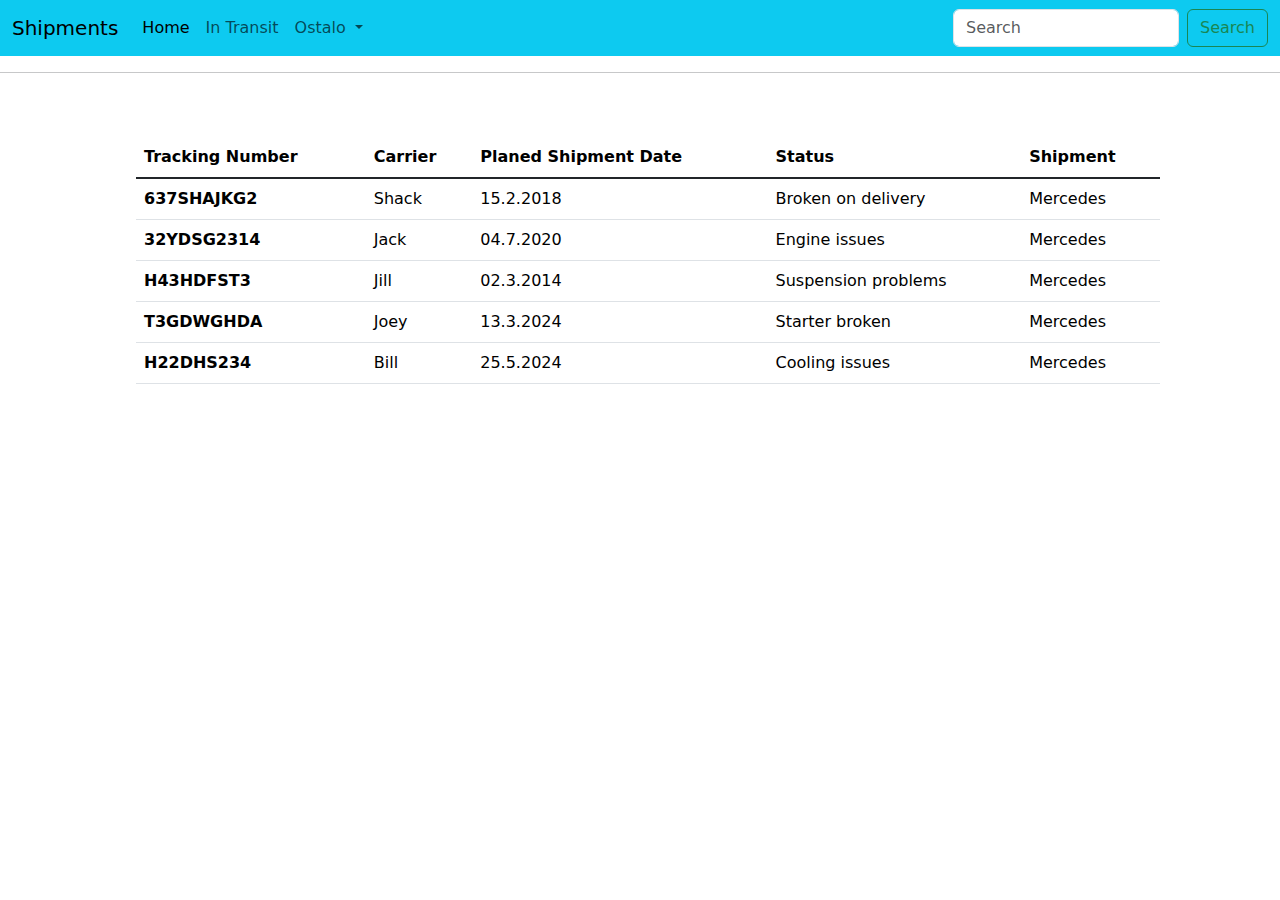
<file: html/returned.html>
<!DOCTYPE html>
<html lang="en">
<head>
    <meta charset="UTF-8">
    <meta name="viewport" content="width=device-width, initial-scale=1.0">
    <link rel="stylesheet" href="/shipments.css">
    <link
      href="https://cdn.jsdelivr.net/npm/bootstrap@5.3.3/dist/css/bootstrap.min.css"
      rel="stylesheet"
      integrity="sha384-QWTKZyjpPEjISv5WaRU9OFeRpok6YctnYmDr5pNlyT2bRjXh0JMhjY6hW+ALEwIH"
      crossorigin="anonymous"
    />
    <script
      src="https://cdn.jsdelivr.net/npm/bootstrap@5.3.3/dist/js/bootstrap.bundle.min.js"
      integrity="sha384-YvpcrYf0tY3lHB60NNkmXc5s9fDVZLESaAA55NDzOxhy9GkcIdslK1eN7N6jIeHz"
      crossorigin="anonymous"
    ></script>
    <title>Returned</title>
</head>
<body>
    <nav class="navbar navbar-expand-lg bg-info">
        <div class="container-fluid">
          <a class="navbar-brand" href="/html/shipments.html">Shipments</a>
          <button
            class="navbar-toggler"
            type="button"
            data-bs-toggle="collapse"
            data-bs-target="#navbarSupportedContent"
            aria-controls="navbarSupportedContent"
            aria-expanded="false"
            aria-label="Toggle navigation"
          >
            <span class="navbar-toggler-icon"></span>
          </button>
          <div class="collapse navbar-collapse" id="navbarSupportedContent">
            <ul class="navbar-nav me-auto mb-2 mb-lg-0">
              <li class="nav-item">
                <a class="nav-link active" aria-current="page" href="/html/index.html">Home</a>
              </li>
              <li class="nav-item">
                <a class="nav-link" href="/html/transit.html">In Transit</a>
              </li>
              <li class="nav-item dropdown">
                <a
                  class="nav-link dropdown-toggle"
                  href="#"
                  role="button"
                  data-bs-toggle="dropdown"
                  aria-expanded="false"
                >
                Ostalo
                </a>
                <ul class="dropdown-menu">
                  <li><a class="dropdown-item" href="/html/pending.html">Pending</a></li>
                  <li><a class="dropdown-item" href="/html/delivered.html">Delivered</a></li>
                  <li>
                    <a class="dropdown-item" href="/html/canceled.html">Canceled</a>
                  </li>
                  <li>
                    <a class="dropdown-item" href="/html/returned.html">Returned</a>
                  </li>
                </ul>
              </li>
            </ul>
            <form class="d-flex" role="search">
              <input
                class="form-control me-2"
                type="search"
                placeholder="Search"
                aria-label="Search"
              />
              <button class="btn btn-outline-success" type="submit">
                Search
              </button>
            </form>
          </div>
        </div>
      </nav>
      <main>
        <hr>
        <section class="tabela">
          <table class="table">
            <thead>
              <tr>
                <th scope="col">Tracking Number</th>
                <th scope="col">Carrier</th>
                <th scope="col">Planed Shipment Date</th>
                <th scope="col">Status</th>
                <th scope="col">Shipment</th>
              </tr>
            </thead>
            <tbody class="table-group-divider">
              
            </tbody>
          </table>
        </section>
      </main>
      <script src="/rugged_back_end/data.js"></script>
      <script src="/rugged_back_end/returned.js"></script>
</html>
</file>
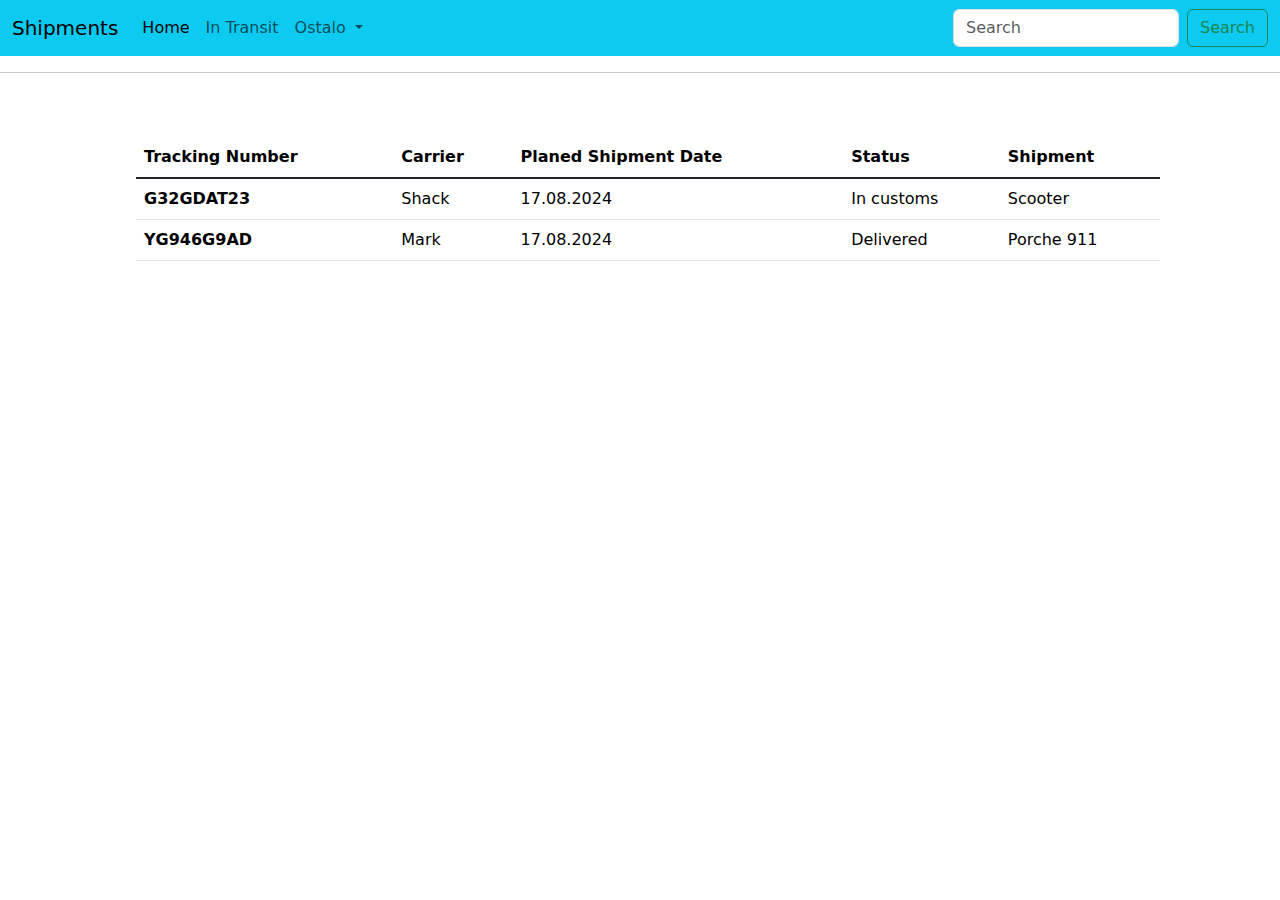
<file: html/shipments.html>
<!DOCTYPE html>
<html lang="en">
  <head>
    <meta charset="UTF-8" />
    <meta name="viewport" content="width=device-width, initial-scale=1.0" />
    <title>Shipments</title>
    <link rel="stylesheet" href="/shipments.css">
    <link
      href="https://cdn.jsdelivr.net/npm/bootstrap@5.3.3/dist/css/bootstrap.min.css"
      rel="stylesheet"
      integrity="sha384-QWTKZyjpPEjISv5WaRU9OFeRpok6YctnYmDr5pNlyT2bRjXh0JMhjY6hW+ALEwIH"
      crossorigin="anonymous"
    />
    <script
      src="https://cdn.jsdelivr.net/npm/bootstrap@5.3.3/dist/js/bootstrap.bundle.min.js"
      integrity="sha384-YvpcrYf0tY3lHB60NNkmXc5s9fDVZLESaAA55NDzOxhy9GkcIdslK1eN7N6jIeHz"
      crossorigin="anonymous"
    ></script>
  </head>
  <body>
    <nav class="navbar navbar-expand-lg bg-info">
      <div class="container-fluid">
        <a class="navbar-brand" href="/html/shipments.html">Shipments</a>
        <button
          class="navbar-toggler"
          type="button"
          data-bs-toggle="collapse"
          data-bs-target="#navbarSupportedContent"
          aria-controls="navbarSupportedContent"
          aria-expanded="false"
          aria-label="Toggle navigation"
        >
          <span class="navbar-toggler-icon"></span>
        </button>
        <div class="collapse navbar-collapse" id="navbarSupportedContent">
          <ul class="navbar-nav me-auto mb-2 mb-lg-0">
            <li class="nav-item">
              <a class="nav-link active" aria-current="page" href="/html/index.html">Home</a>
            </li>
            <li class="nav-item">
              <a class="nav-link" href="/html/transit.html">In Transit</a>
            </li>
            <li class="nav-item dropdown">
              <a
                class="nav-link dropdown-toggle"
                href="#"
                role="button"
                data-bs-toggle="dropdown"
                aria-expanded="false"
              >
              Ostalo
              </a>
              <ul class="dropdown-menu">
                <li><a class="dropdown-item" href="/html/pending.html">Pending</a></li>
                <li><a class="dropdown-item" href="/html/delivered.html">Delivered</a></li>
                <li>
                  <a class="dropdown-item" href="/html/canceled.html">Canceled</a>
                </li>
                <li>
                  <a class="dropdown-item" href="/html/returned.html">Returned</a>
                </li>
              </ul>
            </li>
          </ul>
          <form class="d-flex" role="search">
            <input
              class="form-control me-2"
              type="search"
              placeholder="Search"
              aria-label="Search"
            />
            <button class="btn btn-outline-success" type="submit">
              Search
            </button>
          </form>
        </div>
      </div>
    </nav>
    <main>
      <hr>
      <section class="tabela">
        <table class="table">
          <thead>
            <tr>
              <th scope="col">Tracking Number</th>
              <th scope="col">Carrier</th>
              <th scope="col">Planed Shipment Date</th>
              <th scope="col">Status</th>
              <th scope="col">Shipment</th>
            </tr>
          </thead>
          <tbody class="table-group-divider">
            
          </tbody>
        </table>
      </section>
    </main>
    <script src="/rugged_back_end/data.js"></script>
    <script src="/rugged_back_end/shipments.js"></script>
  </body>
</html>
</file>
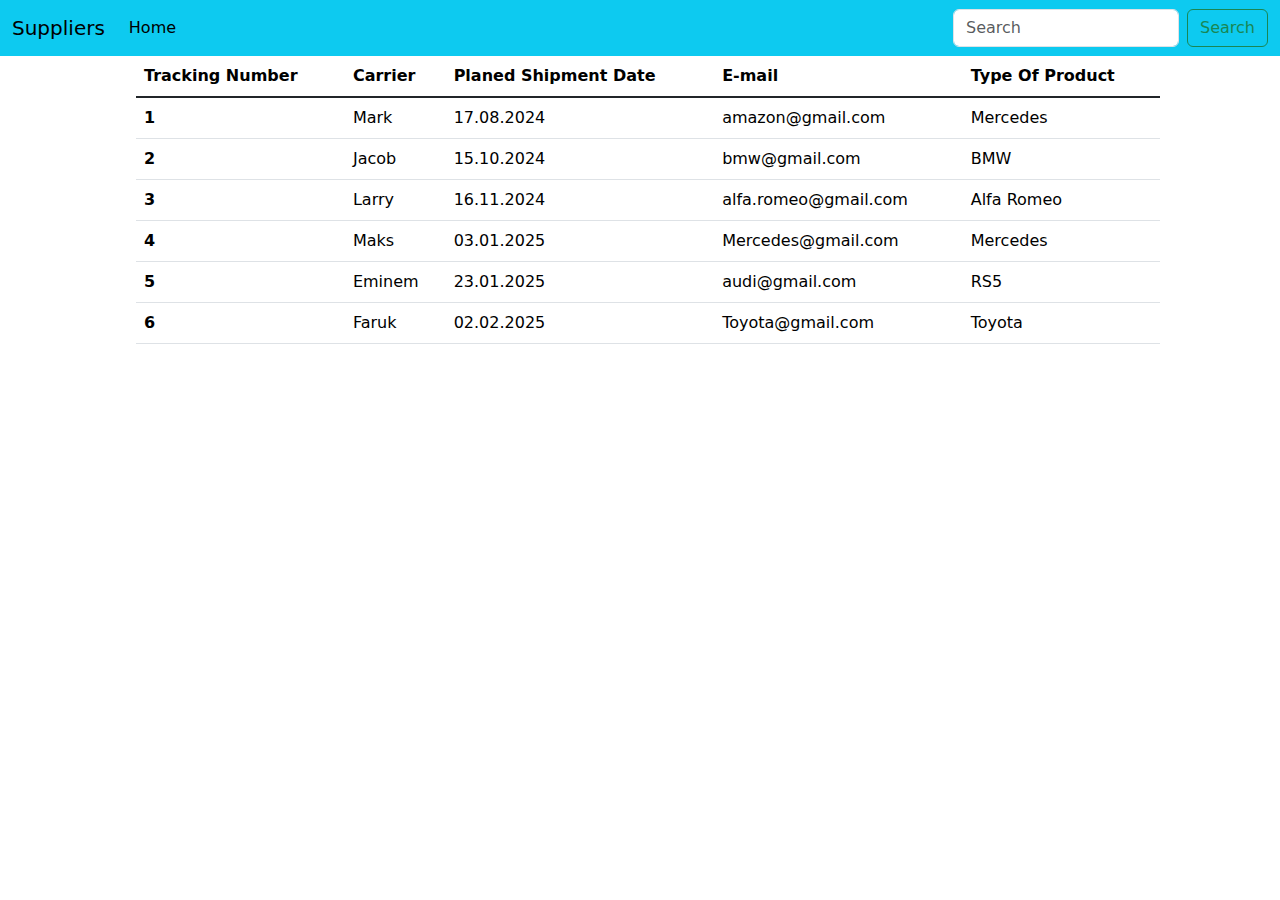
<file: html/suppliers.html>
<!DOCTYPE html>
<html lang="en">
  <head>
    <meta charset="UTF-8" />
    <meta name="viewport" content="width=device-width, initial-scale=1.0" />
    <title>Suppliers</title>
    <link rel="stylesheet" href="/shipments.css" />
    <link
      href="https://cdn.jsdelivr.net/npm/bootstrap@5.3.3/dist/css/bootstrap.min.css"
      rel="stylesheet"
      integrity="sha384-QWTKZyjpPEjISv5WaRU9OFeRpok6YctnYmDr5pNlyT2bRjXh0JMhjY6hW+ALEwIH"
      crossorigin="anonymous"
    />
    <script
      src="https://cdn.jsdelivr.net/npm/bootstrap@5.3.3/dist/js/bootstrap.bundle.min.js"
      integrity="sha384-YvpcrYf0tY3lHB60NNkmXc5s9fDVZLESaAA55NDzOxhy9GkcIdslK1eN7N6jIeHz"
      crossorigin="anonymous"
    ></script>
  </head>
  <body>
    <nav class="navbar navbar-expand-lg bg-info">
      <div class="container-fluid">
        <a class="navbar-brand" href="/html/suppliers.html">Suppliers</a>
        <button
          class="navbar-toggler"
          type="button"
          data-bs-toggle="collapse"
          data-bs-target="#navbarSupportedContent"
          aria-controls="navbarSupportedContent"
          aria-expanded="false"
          aria-label="Toggle navigation"
        >
          <span class="navbar-toggler-icon"></span>
        </button>
        <div class="collapse navbar-collapse" id="navbarSupportedContent">
          <ul class="navbar-nav me-auto mb-2 mb-lg-0">
            <li class="nav-item">
              <a
                class="nav-link active"
                aria-current="page"
                href="/html/index.html"
                >Home</a
              >
            </li>
        </ul>
          <form class="d-flex" role="search">
            <input
              class="form-control me-2"
              type="search"
              placeholder="Search"
              aria-label="Search"
            />
            <button class="btn btn-outline-success" type="submit">
              Search
            </button>
          </form>
        </div>
      </div>
    </nav>
    <section class="tabela">
      <table class="table">
        <thead>
          <tr>
            <th scope="col">Tracking Number</th>
            <th scope="col">Carrier</th>
            <th scope="col">Planed Shipment Date</th>
            <th scope="col">E-mail</th>
            <th scope="col">Type Of Product</th>
          </tr>
        </thead>
        <tbody class="table-group-divider">
          <tr>
            <th scope="row">1</th>
            <td>Mark</td>
            <td>17.08.2024</td>
            <td>amazon@gmail.com</td>
            <td>Mercedes</td>
          </tr>
          <tr>
            <th scope="row">2</th>
            <td>Jacob</td>
            <td>15.10.2024</td>
            <td>bmw@gmail.com</td>
            <td>BMW</td>
          </tr>
          <tr>
            <th scope="col">3</th>
            <td>Larry</td>
            <td>16.11.2024</td>
            <td>alfa.romeo@gmail.com</td>
            <td>Alfa Romeo</td>
          </tr>
          <tr>
            <th scope="col">4</th>
            <td>Maks</td>
            <td>03.01.2025</td>
            <td>Mercedes@gmail.com</td>
            <td>Mercedes</td>
          </tr>
          <tr>
            <th scope="col">5</th>
            <td>Eminem</td>
            <td>23.01.2025</td>
            <td>audi@gmail.com</td>
            <td>RS5</td>
          </tr>
          <tr>
            <th scope="col">6</th>
            <td>Faruk</td>
            <td>02.02.2025</td>
            <td>Toyota@gmail.com</td>
            <td>Toyota</td>
          </tr>
        </tbody>
      </table>
    </section>
  </body>
</html>
</file>
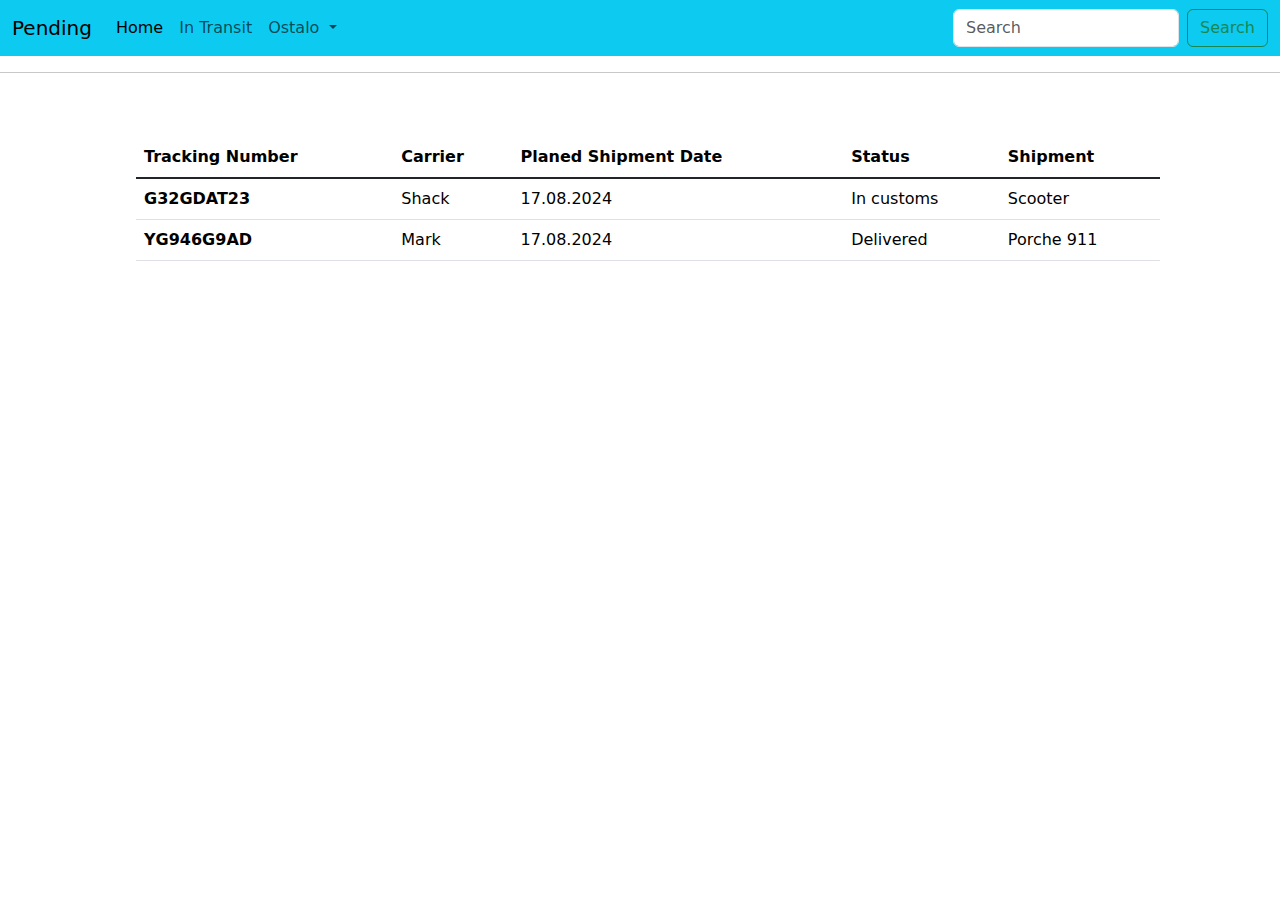
<file: html/transit.html>
<!DOCTYPE html>
<html lang="en">
<head>
    <meta charset="UTF-8">
    <meta name="viewport" content="width=device-width, initial-scale=1.0">
    <link rel="stylesheet" href="/shipments.css">
    <link
      href="https://cdn.jsdelivr.net/npm/bootstrap@5.3.3/dist/css/bootstrap.min.css"
      rel="stylesheet"
      integrity="sha384-QWTKZyjpPEjISv5WaRU9OFeRpok6YctnYmDr5pNlyT2bRjXh0JMhjY6hW+ALEwIH"
      crossorigin="anonymous"
    />
    <script
      src="https://cdn.jsdelivr.net/npm/bootstrap@5.3.3/dist/js/bootstrap.bundle.min.js"
      integrity="sha384-YvpcrYf0tY3lHB60NNkmXc5s9fDVZLESaAA55NDzOxhy9GkcIdslK1eN7N6jIeHz"
      crossorigin="anonymous"
    ></script>
    <title>Document</title>
</head>
<body>
    <nav class="navbar navbar-expand-lg bg-info">
        <div class="container-fluid">
          <a class="navbar-brand" href="/html/shipments.html">Pending</a>
          <button
            class="navbar-toggler"
            type="button"
            data-bs-toggle="collapse"
            data-bs-target="#navbarSupportedContent"
            aria-controls="navbarSupportedContent"
            aria-expanded="false"
            aria-label="Toggle navigation"
          >
            <span class="navbar-toggler-icon"></span>
          </button>
          <div class="collapse navbar-collapse" id="navbarSupportedContent">
            <ul class="navbar-nav me-auto mb-2 mb-lg-0">
              <li class="nav-item">
                <a class="nav-link active" aria-current="page" href="/html/index.html">Home</a>
              </li>
              <li class="nav-item">
                <a class="nav-link" href="/html/transit.html">In Transit</a>
              </li>
              <li class="nav-item dropdown">
                <a
                  class="nav-link dropdown-toggle"
                  href="#"
                  role="button"
                  data-bs-toggle="dropdown"
                  aria-expanded="false"
                >
                Ostalo
                </a>
                <ul class="dropdown-menu">
                  <li><a class="dropdown-item" href="/html/pending.html">Pending</a></li>
                  <li><a class="dropdown-item" href="/html/delivered.html">Delivered</a></li>
                  <li>
                    <a class="dropdown-item" href="/html/canceled.html">Canceled</a>
                  </li>
                  <li>
                    <a class="dropdown-item" href="/html/returned.html">Returned</a>
                  </li>
                </ul>
              </li>
            </ul>
            <form class="d-flex" role="search">
              <input
                class="form-control me-2"
                type="search"
                placeholder="Search"
                aria-label="Search"
              />
              <button class="btn btn-outline-success" type="submit">
                Search
              </button>
            </form>
          </div>
        </div>
      </nav>
      <main>
        <hr>
        <section class="tabela">
          <table class="table">
            <thead>
              <tr>
                <th scope="col">Tracking Number</th>
                <th scope="col">Carrier</th>
                <th scope="col">Planed Shipment Date</th>
                <th scope="col">Status</th>
                <th scope="col">Shipment</th>
              </tr>
            </thead>
            <tbody class="table-group-divider">
              
            </tbody>
          </table>
        </section>
      </main>
      <script src="/rugged_back_end/data.js"></script>
    <script src="/rugged_back_end/shipments.js"></script>
</body>
</html>
</file>
<file: style.css>
.html {
  background-color: rgb(244, 238, 238);
}

.header {
  text-align: left;
  color: rgb(214, 198, 27);
  font-size: 1.5rem;
}

.header:hover {
  color: rgb(205, 117, 30);
}

.header-1 {
  text-align: center;
}

ul {
  display: flex;
  gap: 20px 20px;
}

li {
  list-style: none;
}

img {
  width: 400px;
  height: 350px;
  border-radius: 6px;
}

.inventory {
  text-align: center;
}

.auta {
  display: flex;
  flex-wrap: wrap;
  gap: 2px;
}

.inventory a {
  text-decoration: none;
  color: black;
  font-size: 1.5rem;
}

.inventory a:hover {
  color: rgb(61, 115, 133);
}

.href {
  text-decoration: none;
  color: black;
  font-weight: bold;
}

.href:hover {
  color: rgb(223, 161, 18);
}
</file>
<file: shipments.css>
/* main {
    background-color: rgb(184, 208, 190);
}

html {
    background-color: rgb(184, 208, 190);
} */

.tabela {
    width: 80%;
    margin-left: 8.5rem;
}

.table {
    margin-top: 0;
    width: 50%;
    box-sizing: content-box;
    padding: 2rem;
}

hr {
    padding: 1.5rem;
}

.main {
    width: 100%;
    height: auto;
    padding: 2.5rem;
}

.kompanija {
    text-align: center;
    font-weight: bold;
    padding-top: 1.5rem;
}

.card-img-top {
    width: 100%;
    height: 100%;
    object-fit: cover;
    max-height: 15rem;
}

.card {
    width: 80%;
    height: 40%;
    object-fit: cover;
    max-height: 30rem;
}

.body {
    background-color: antiquewhite;
}

.user-exp section p {
    text-align: center;
}

.user-exp section figcaption {
    text-align: center;
}

.user-exp {
    margin-top: 4rem;
}
</file>
